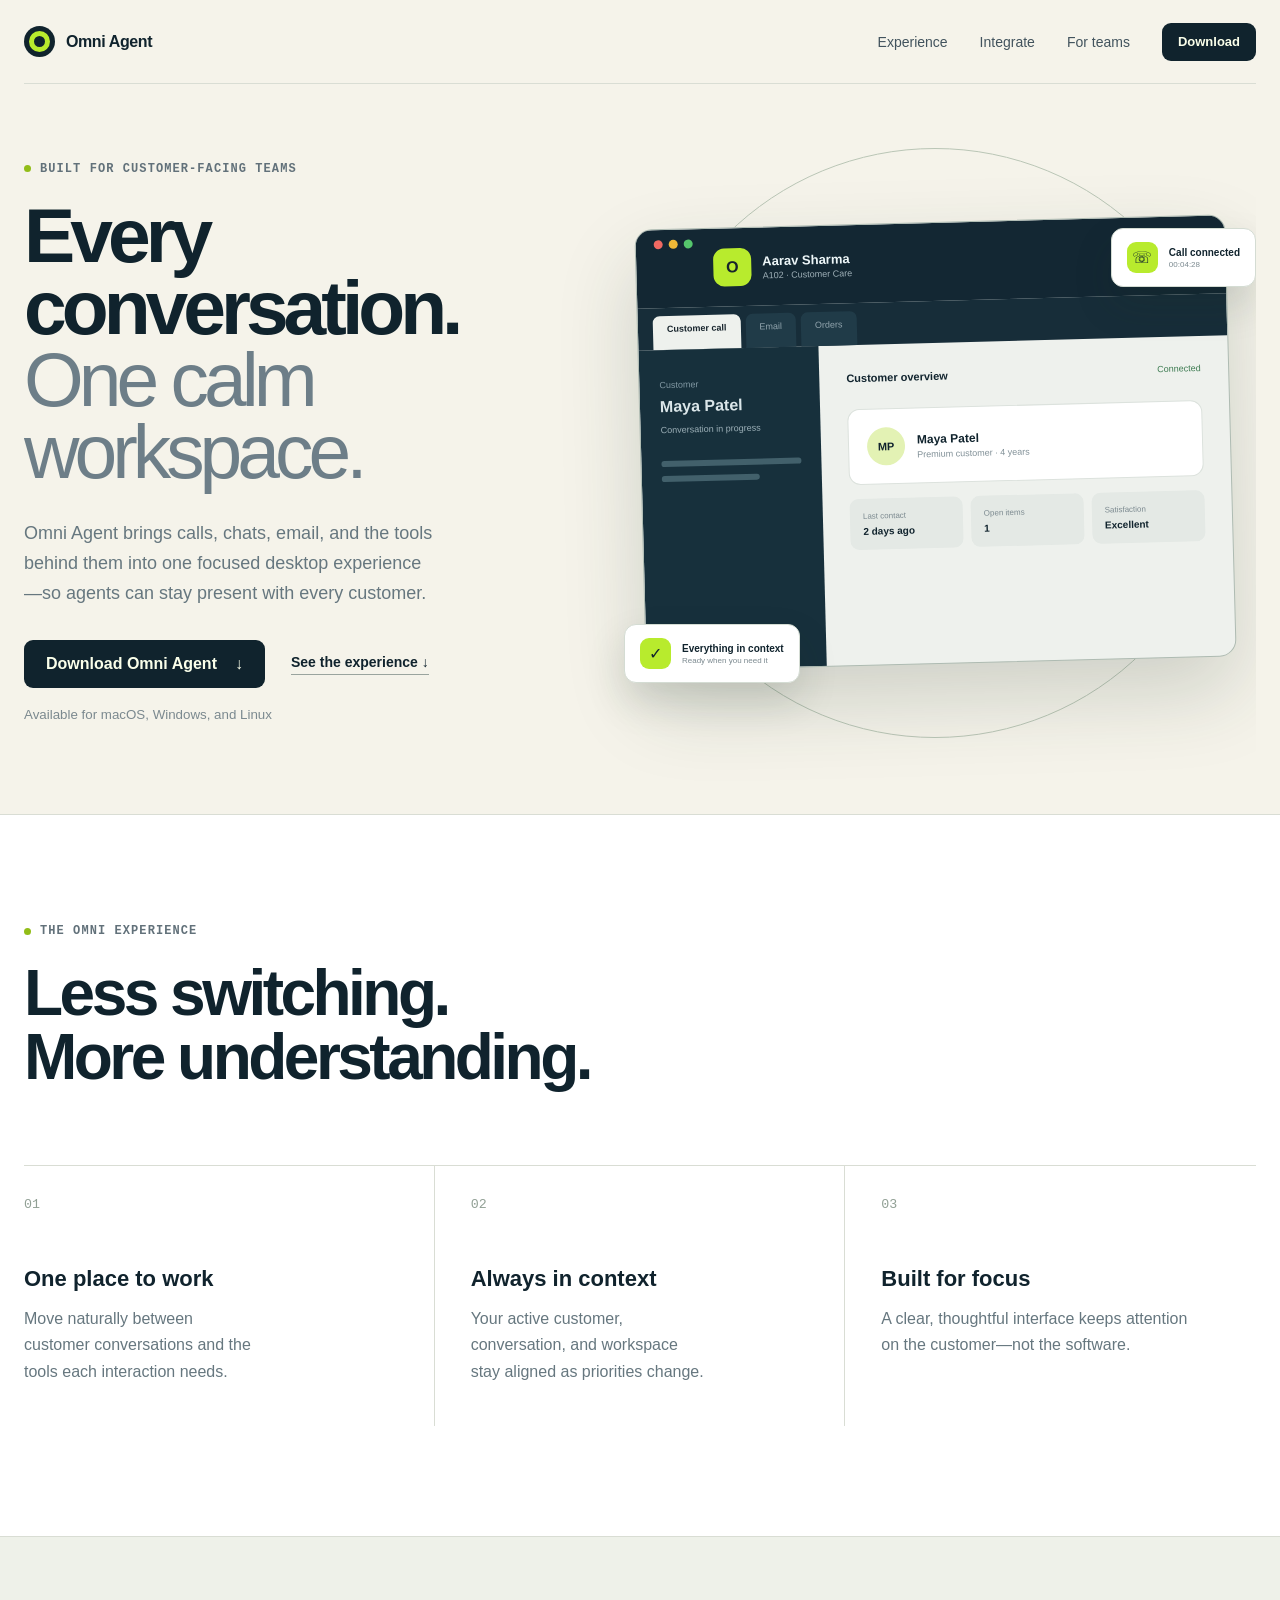
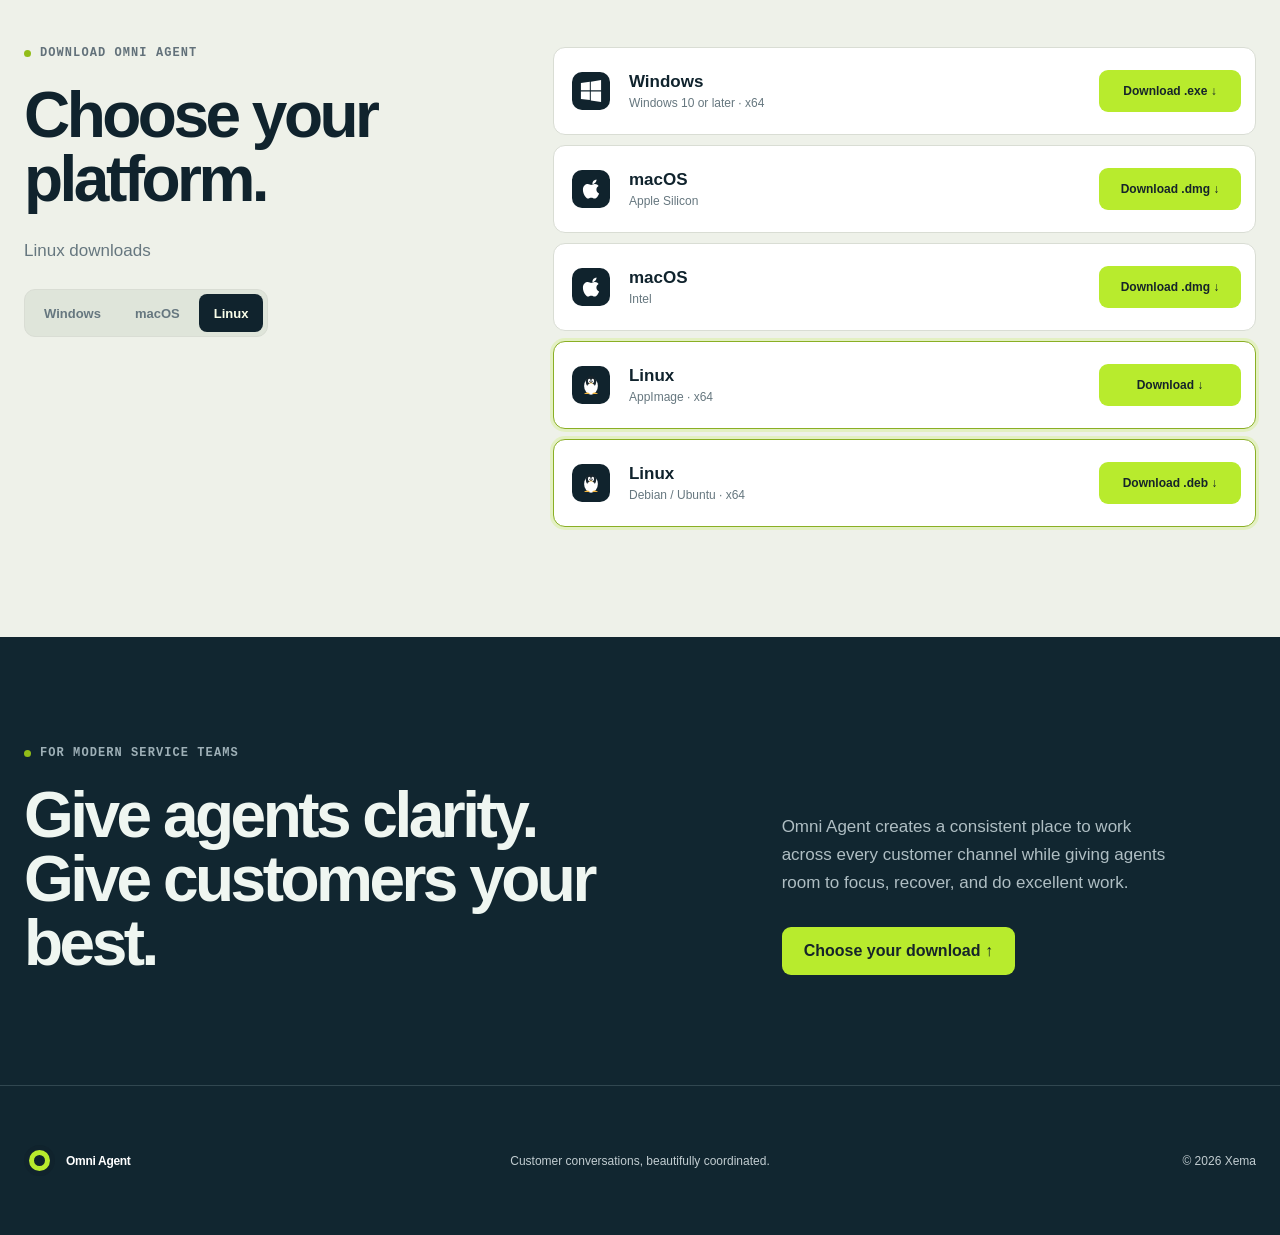
<file: index.html>
<!doctype html>
<html lang="en">
<head>
  <meta charset="utf-8">
  <meta name="viewport" content="width=device-width,initial-scale=1">
  <meta name="theme-color" content="#10232d">
  <meta name="description" content="Omni Agent brings every customer conversation into one calm workspace.">
  <link rel="canonical" href="https://agent.xema.in/">
  <link rel="stylesheet" href="styles.css">
  <link rel="stylesheet" href="downloads.css">
  <title>Omni Agent — Every conversation, one calm workspace</title>
</head>
<body>
  <nav class="nav" aria-label="Primary navigation">
    <a class="brand" href="#top" aria-label="Omni Agent home"><span class="mark"><i></i></span><strong>Omni Agent</strong></a>
    <div class="nav-links"><a href="#experience">Experience</a><a href="integrations.html">Integrate</a><a href="#teams">For teams</a><a class="button small" href="#downloads">Download</a></div>
  </nav>

  <main>
    <section class="hero" id="top">
      <div class="hero-copy">
        <p class="eyebrow"><i></i> Built for customer-facing teams</p>
        <h1>Every conversation.<br><em>One calm workspace.</em></h1>
        <p class="lead">Omni Agent brings calls, chats, email, and the tools behind them into one focused desktop experience—so agents can stay present with every customer.</p>
        <div class="actions"><a class="button" href="#downloads">Download Omni Agent <span>↓</span></a><a class="text-link" href="#experience">See the experience ↓</a></div>
        <small>Available for macOS, Windows, and Linux</small>
      </div>
      <div class="stage" aria-label="Omni Agent workspace preview">
        <div class="orbit one"></div><div class="orbit two"></div>
        <div class="app-window">
          <header><span class="lights"><i></i><i></i><i></i></span><span class="avatar">O</span><span class="person"><b>Aarav Sharma</b><small>A102 · Customer Care</small></span><span class="ready"><i></i> Ready</span></header>
          <div class="tabs"><b>Customer call</b><span>Email</span><span>Orders</span></div>
          <div class="workspace"><aside><small>Customer</small><h3>Maya Patel</h3><p>Conversation in progress</p><i></i><i></i></aside><article><div class="article-head"><b>Customer overview</b><span>Connected</span></div><div class="customer"><strong>MP</strong><p><b>Maya Patel</b><small>Premium customer · 4 years</small></p></div><div class="metrics"><p><small>Last contact</small><b>2 days ago</b></p><p><small>Open items</small><b>1</b></p><p><small>Satisfaction</small><b>Excellent</b></p></div></article></div>
        </div>
        <div class="float-card call"><span>☏</span><p><b>Call connected</b><small>00:04:28</small></p></div>
        <div class="float-card context"><span>✓</span><p><b>Everything in context</b><small>Ready when you need it</small></p></div>
      </div>
    </section>

    <section class="experience" id="experience">
      <p class="eyebrow"><i></i> The Omni experience</p><h2>Less switching.<br>More understanding.</h2>
      <div class="features"><article><small>01</small><h3>One place to work</h3><p>Move naturally between customer conversations and the tools each interaction needs.</p></article><article><small>02</small><h3>Always in context</h3><p>Your active customer, conversation, and workspace stay aligned as priorities change.</p></article><article><small>03</small><h3>Built for focus</h3><p>A clear, thoughtful interface keeps attention on the customer—not the software.</p></article></div>
    </section>

    <section class="downloads" id="downloads">
      <div><p class="eyebrow"><i></i> Download Omni Agent</p><h2>Choose your platform.</h2><p class="download-lead" id="detected-platform">Select the installer for your desktop.</p><div class="os-switcher" aria-label="Choose operating system"><button type="button" data-os="windows">Windows</button><button type="button" data-os="mac">macOS</button><button type="button" data-os="linux">Linux</button></div></div>
      <div class="download-grid">
        <article data-platform="windows"><span class="platform"><img src="platform-windows.svg" alt=""></span><div><h3>Windows</h3><p>Windows 10 or later · x64</p></div><a class="button lime" href="https://github.com/Inukollu/omni-agent-site/releases/latest/download/Omni-Agent-windows-x64-setup.exe">Download .exe ↓</a></article>
        <article data-platform="mac"><span class="platform"><img src="platform-apple.svg" alt=""></span><div><h3>macOS</h3><p>Apple Silicon</p></div><a class="button lime" href="https://github.com/Inukollu/omni-agent-site/releases/latest/download/Omni-Agent-macos-arm64.dmg">Download .dmg ↓</a></article>
        <article data-platform="mac"><span class="platform"><img src="platform-apple.svg" alt=""></span><div><h3>macOS</h3><p>Intel</p></div><a class="button lime" href="https://github.com/Inukollu/omni-agent-site/releases/latest/download/Omni-Agent-macos-x64.dmg">Download .dmg ↓</a></article>
        <article data-platform="linux"><span class="platform"><img src="platform-linux.svg" alt=""></span><div><h3>Linux</h3><p>AppImage · x64</p></div><a class="button lime" href="https://github.com/Inukollu/omni-agent-site/releases/latest/download/Omni-Agent-linux-x86_64.AppImage">Download ↓</a></article>
        <article data-platform="linux"><span class="platform"><img src="platform-linux.svg" alt=""></span><div><h3>Linux</h3><p>Debian / Ubuntu · x64</p></div><a class="button lime" href="https://github.com/Inukollu/omni-agent-site/releases/latest/download/Omni-Agent-linux-amd64.deb">Download .deb ↓</a></article>
      </div>
    </section>

    <section class="teams" id="teams"><div><p class="eyebrow"><i></i> For modern service teams</p><h2>Give agents clarity.<br>Give customers your best.</h2></div><div><p>Omni Agent creates a consistent place to work across every customer channel while giving agents room to focus, recover, and do excellent work.</p><a class="button lime" href="#downloads">Choose your download ↑</a></div></section>
  </main>

  <footer><a class="brand" href="#top"><span class="mark"><i></i></span><strong>Omni Agent</strong></a><p>Customer conversations, beautifully coordinated.</p><span>© 2026 Xema</span></footer>
  <script src="downloads.js"></script>
</body>
</html>
</file>
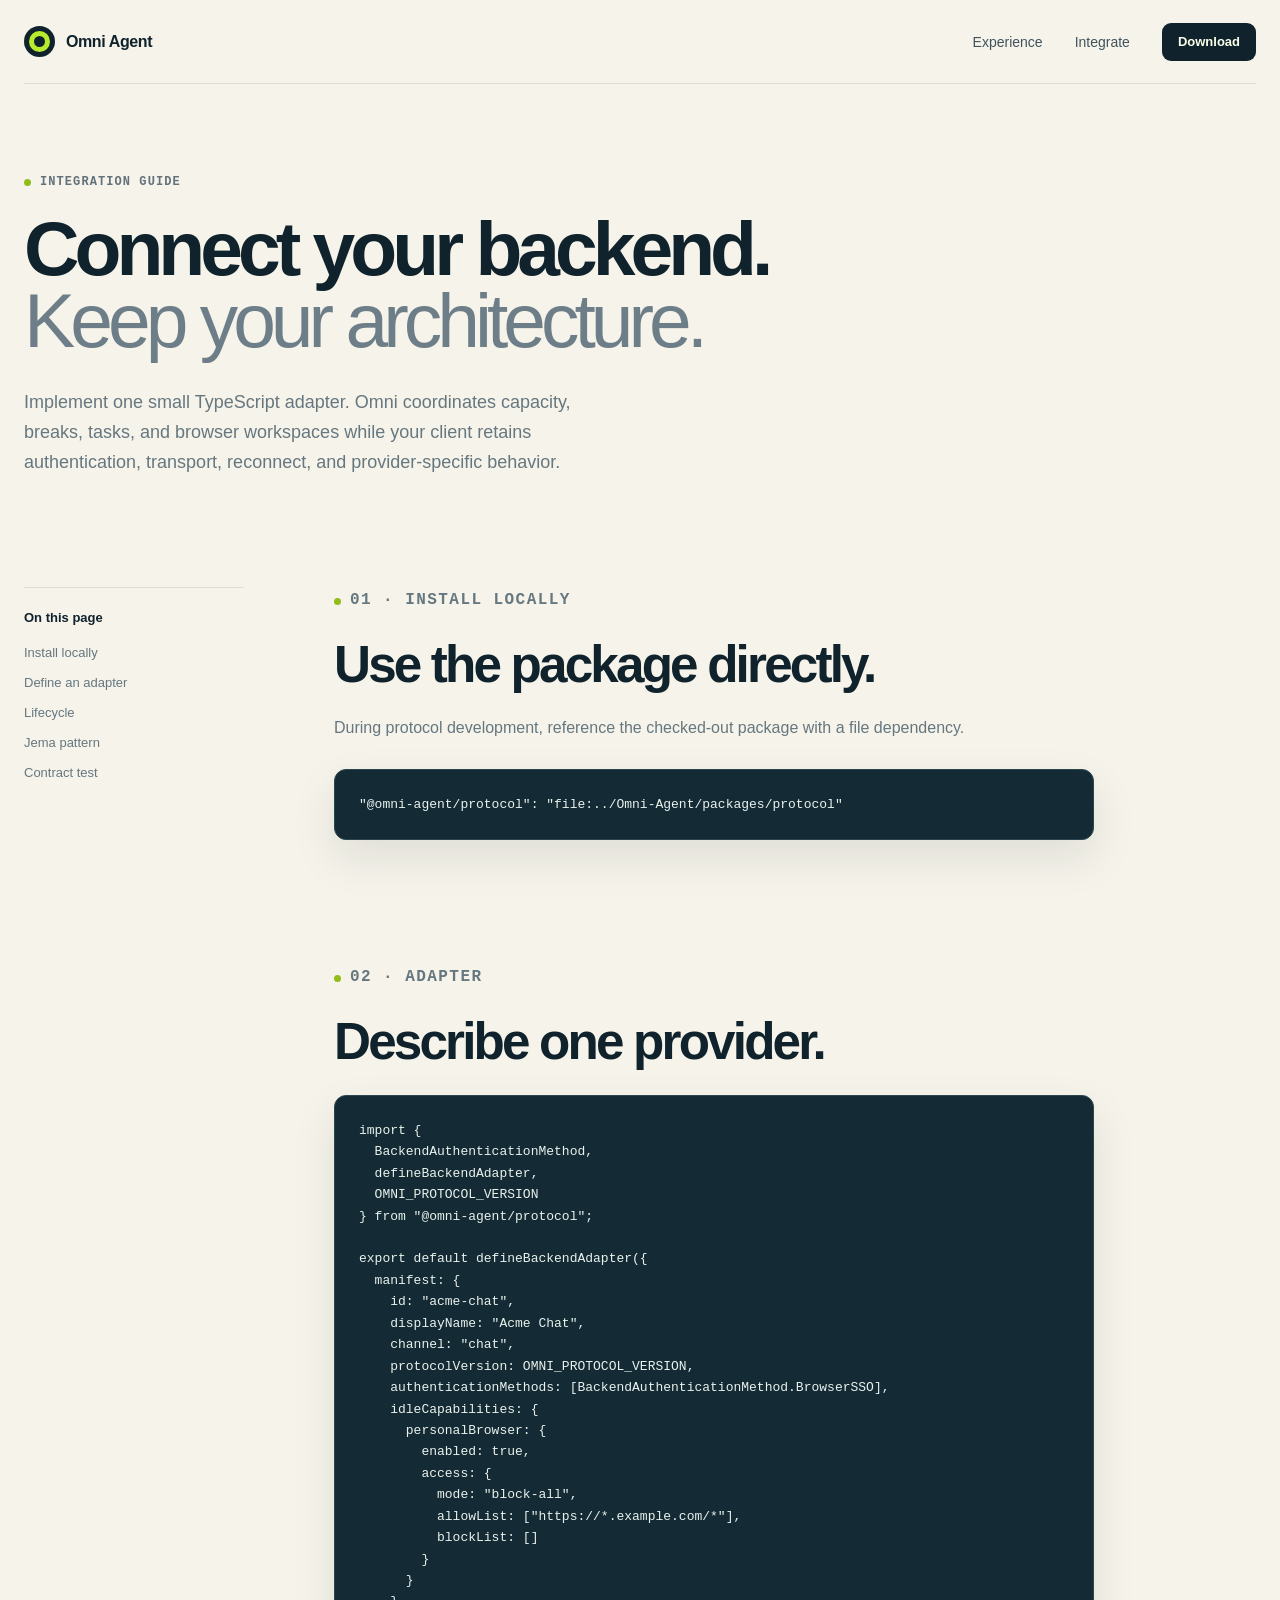
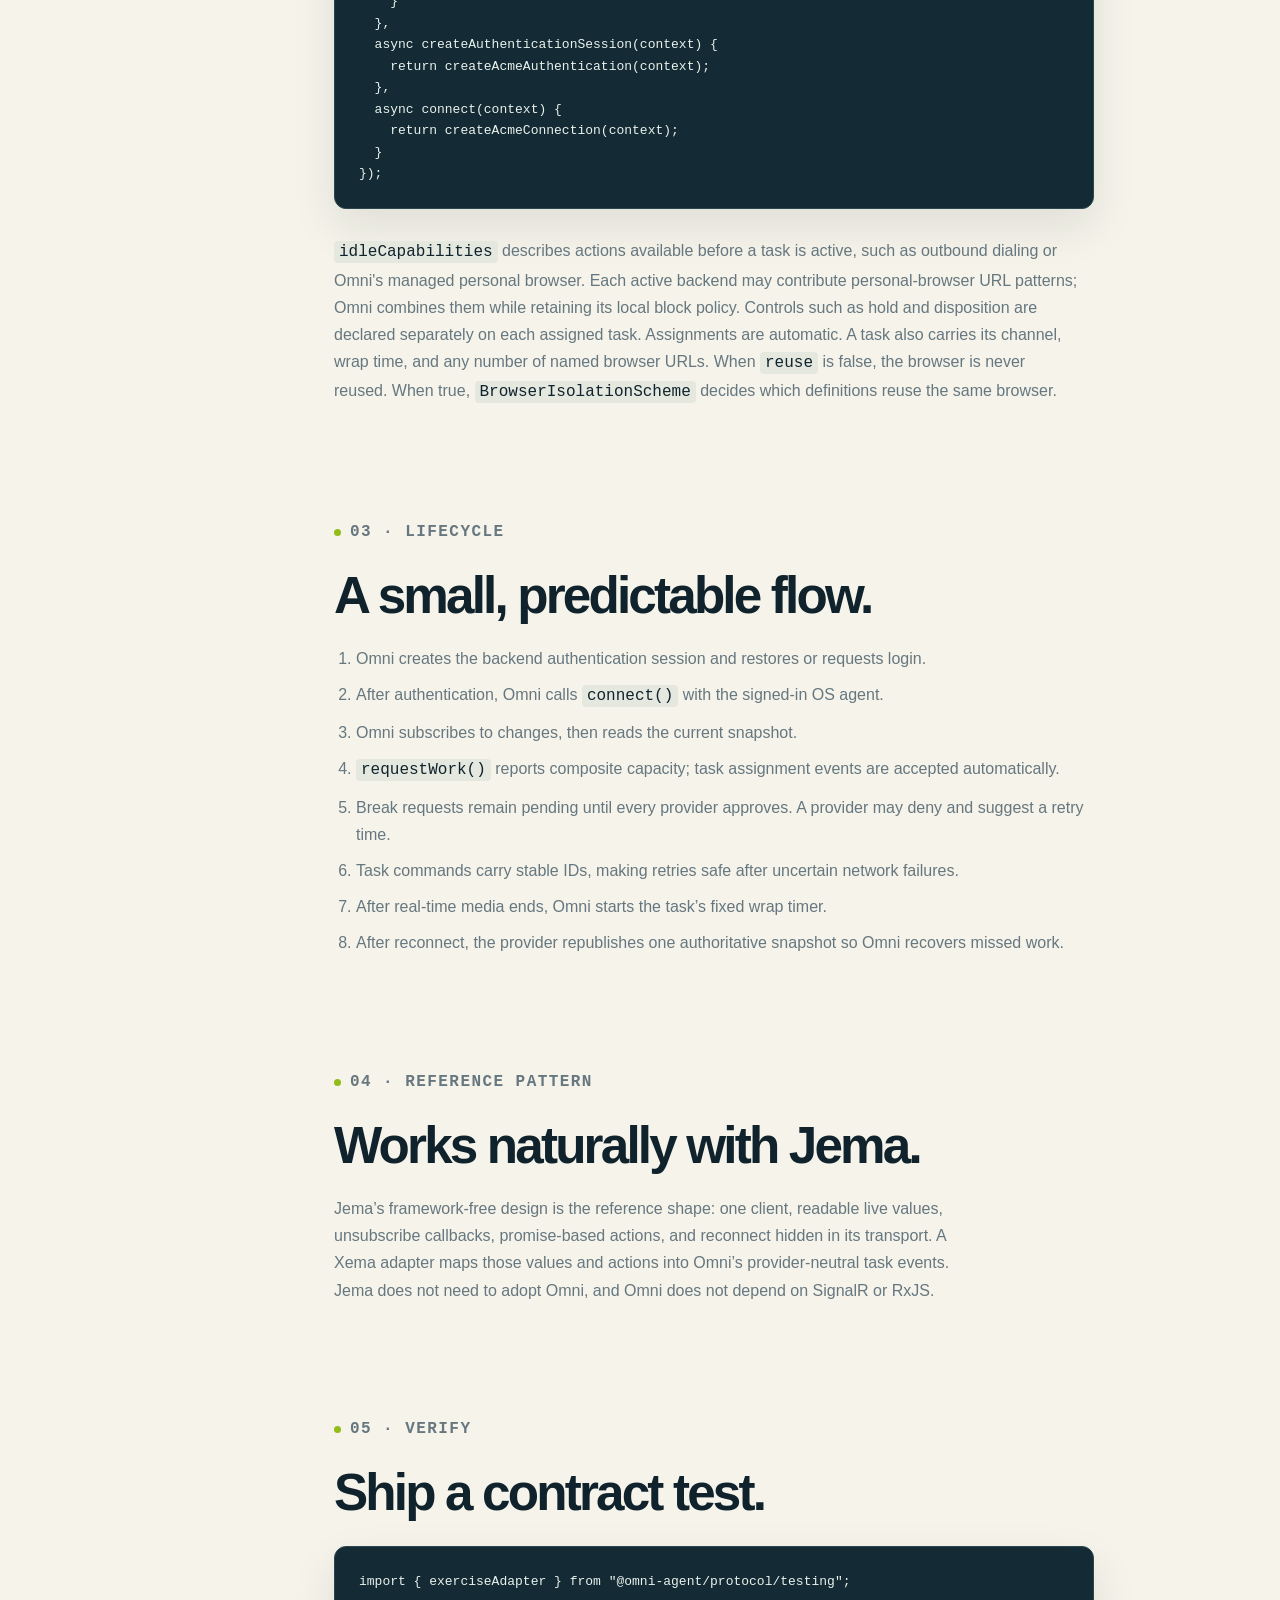
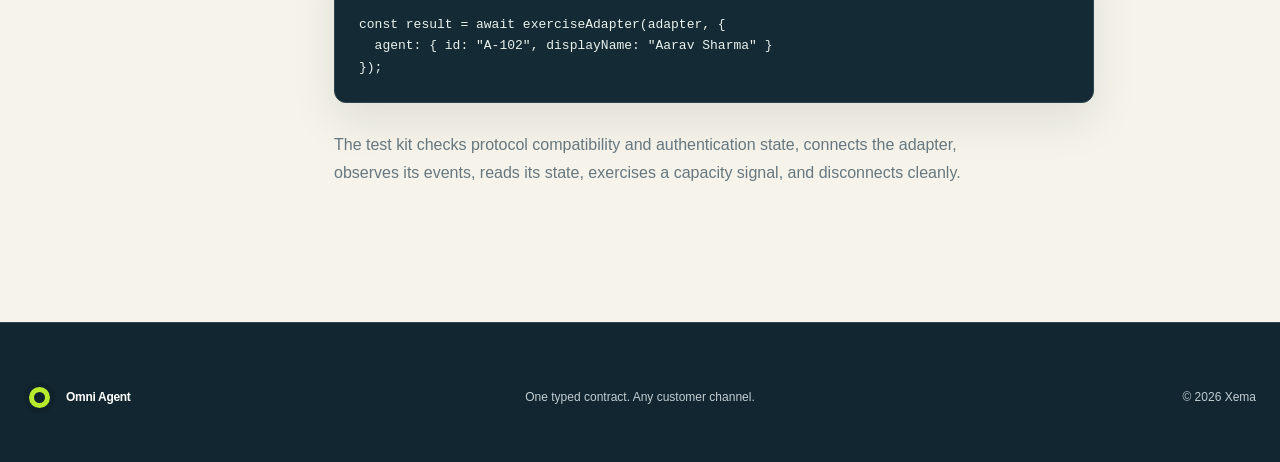
<file: integrations.html>
<!doctype html>
<html lang="en">
<head>
  <meta charset="utf-8"><meta name="viewport" content="width=device-width,initial-scale=1"><meta name="theme-color" content="#10232d">
  <meta name="description" content="Build an Omni-compatible backend integration with the typed Omni Agent protocol.">
  <link rel="canonical" href="https://agent.xema.in/integrations.html"><link rel="stylesheet" href="styles.css"><link rel="stylesheet" href="integrations.css"><title>Integrate with Omni Agent</title>
</head>
<body>
  <nav class="nav" aria-label="Primary navigation"><a class="brand" href="index.html" aria-label="Omni Agent home"><span class="mark"><i></i></span><strong>Omni Agent</strong></a><div class="nav-links"><a href="index.html#experience">Experience</a><a aria-current="page" href="integrations.html">Integrate</a><a class="button small" href="index.html#downloads">Download</a></div></nav>
  <main class="guide">
    <header class="guide-hero"><p class="eyebrow"><i></i> Integration guide</p><h1>Connect your backend.<br><em>Keep your architecture.</em></h1><p class="lead">Implement one small TypeScript adapter. Omni coordinates capacity, breaks, tasks, and browser workspaces while your client retains authentication, transport, reconnect, and provider-specific behavior.</p></header>
    <section class="guide-grid">
      <aside aria-label="On this page"><strong>On this page</strong><a href="#install">Install locally</a><a href="#adapter">Define an adapter</a><a href="#lifecycle">Lifecycle</a><a href="#jema">Jema pattern</a><a href="#test">Contract test</a></aside>
      <article>
        <section id="install"><p class="eyebrow"><i></i> 01 · Install locally</p><h2>Use the package directly.</h2><p>During protocol development, reference the checked-out package with a file dependency.</p><pre><code>"@omni-agent/protocol": "file:../Omni-Agent/packages/protocol"</code></pre></section>
        <section id="adapter"><p class="eyebrow"><i></i> 02 · Adapter</p><h2>Describe one provider.</h2><pre><code>import {
  BackendAuthenticationMethod,
  defineBackendAdapter,
  OMNI_PROTOCOL_VERSION
} from "@omni-agent/protocol";

export default defineBackendAdapter({
  manifest: {
    id: "acme-chat",
    displayName: "Acme Chat",
    channel: "chat",
    protocolVersion: OMNI_PROTOCOL_VERSION,
    authenticationMethods: [BackendAuthenticationMethod.BrowserSSO],
    idleCapabilities: {
      personalBrowser: {
        enabled: true,
        access: {
          mode: "block-all",
          allowList: ["https://*.example.com/*"],
          blockList: []
        }
      }
    }
  },
  async createAuthenticationSession(context) {
    return createAcmeAuthentication(context);
  },
  async connect(context) {
    return createAcmeConnection(context);
  }
});</code></pre><p><code>idleCapabilities</code> describes actions available before a task is active, such as outbound dialing or Omni's managed personal browser. Each active backend may contribute personal-browser URL patterns; Omni combines them while retaining its local block policy. Controls such as hold and disposition are declared separately on each assigned task. Assignments are automatic. A task also carries its channel, wrap time, and any number of named browser URLs. When <code>reuse</code> is false, the browser is never reused. When true, <code>BrowserIsolationScheme</code> decides which definitions reuse the same browser.</p></section>
        <section id="lifecycle"><p class="eyebrow"><i></i> 03 · Lifecycle</p><h2>A small, predictable flow.</h2><ol><li>Omni creates the backend authentication session and restores or requests login.</li><li>After authentication, Omni calls <code>connect()</code> with the signed-in OS agent.</li><li>Omni subscribes to changes, then reads the current snapshot.</li><li><code>requestWork()</code> reports composite capacity; task assignment events are accepted automatically.</li><li>Break requests remain pending until every provider approves. A provider may deny and suggest a retry time.</li><li>Task commands carry stable IDs, making retries safe after uncertain network failures.</li><li>After real-time media ends, Omni starts the task’s fixed wrap timer.</li><li>After reconnect, the provider republishes one authoritative snapshot so Omni recovers missed work.</li></ol></section>
        <section id="jema"><p class="eyebrow"><i></i> 04 · Reference pattern</p><h2>Works naturally with Jema.</h2><p>Jema’s framework-free design is the reference shape: one client, readable live values, unsubscribe callbacks, promise-based actions, and reconnect hidden in its transport. A Xema adapter maps those values and actions into Omni’s provider-neutral task events. Jema does not need to adopt Omni, and Omni does not depend on SignalR or RxJS.</p></section>
        <section id="test"><p class="eyebrow"><i></i> 05 · Verify</p><h2>Ship a contract test.</h2><pre><code>import { exerciseAdapter } from "@omni-agent/protocol/testing";

const result = await exerciseAdapter(adapter, {
  agent: { id: "A-102", displayName: "Aarav Sharma" }
});</code></pre><p>The test kit checks protocol compatibility and authentication state, connects the adapter, observes its events, reads its state, exercises a capacity signal, and disconnects cleanly.</p></section>
      </article>
    </section>
  </main>
  <footer><a class="brand" href="index.html"><span class="mark"><i></i></span><strong>Omni Agent</strong></a><p>One typed contract. Any customer channel.</p><span>© 2026 Xema</span></footer>
</body>
</html>
</file>
<file: styles.css>
:root{--ink:#10232d;--muted:#66777f;--lime:#b8eb2d;--cream:#f5f3ea;--line:#d9ddd4}*{box-sizing:border-box}html{scroll-behavior:smooth}body{margin:0;color:var(--ink);background:var(--cream);font-family:Inter,ui-sans-serif,-apple-system,BlinkMacSystemFont,"Segoe UI",sans-serif}a{color:inherit;text-decoration:none}.nav{width:min(1240px,calc(100% - 48px));height:84px;margin:auto;display:flex;align-items:center;justify-content:space-between;border-bottom:1px solid var(--line)}.brand{display:flex;align-items:center;gap:11px;letter-spacing:-.025em}.mark{width:31px;height:31px;display:grid;place-items:center;position:relative;border-radius:50%;background:var(--ink)}.mark:before{content:"";width:11px;height:11px;border:5px solid var(--lime);border-radius:50%}.mark i{width:5px;height:5px;position:absolute;border-radius:50%;background:var(--ink)}.nav-links{display:flex;align-items:center;gap:32px;color:#42535d;font-size:14px}.button{min-height:48px;padding:0 22px;display:inline-flex;align-items:center;justify-content:center;gap:18px;color:#faffea;background:var(--ink);border-radius:9px;font-weight:700;transition:.2s}.button:hover{transform:translateY(-2px);box-shadow:0 12px 30px #10202b25}.button.small{min-height:38px;padding:0 16px;font-size:13px}.hero{width:min(1240px,calc(100% - 48px));min-height:730px;margin:auto;padding:74px 0 86px;display:grid;grid-template-columns:.91fr 1.09fr;align-items:center;gap:54px;overflow:hidden}.eyebrow{margin:0 0 24px;display:flex;align-items:center;gap:9px;color:#62717a;font:650 12px/1 ui-monospace,SFMono-Regular,monospace;letter-spacing:.09em;text-transform:uppercase}.eyebrow i{width:7px;height:7px;border-radius:50%;background:#92bd18}h1,h2,h3,p{text-wrap:balance}h1{margin:0;font-size:clamp(54px,6vw,84px);line-height:.94;letter-spacing:-.065em}h1 em{color:#6d7e88;font-style:normal;font-weight:430}.lead{max-width:570px;margin:32px 0 0;color:var(--muted);font-size:18px;line-height:1.65}.actions{margin:32px 0 17px;display:flex;align-items:center;gap:26px}.text-link{padding-bottom:4px;border-bottom:1px solid #9aa49e;font-size:14px;font-weight:650}.hero-copy>small{color:#7b898f}.stage{min-height:560px;position:relative;display:grid;place-items:center}.orbit{position:absolute;border:1px solid #bac6b6;border-radius:50%}.orbit.one{width:590px;height:590px}.orbit.two{width:430px;height:430px;border-style:dashed;animation:spin 40s linear infinite}@keyframes spin{to{transform:rotate(360deg)}}.app-window{width:min(650px,92%);position:relative;z-index:2;overflow:hidden;background:#eef1ed;border:1px solid #aebbb2;border-radius:17px;box-shadow:0 35px 80px #20382c2e;transform:rotate(-1.5deg)}.app-window header{height:78px;padding:10px 18px;display:flex;align-items:center;gap:11px;color:#edf6f8;background:#132733}.lights{display:flex;gap:6px;align-self:flex-start;margin-right:9px}.lights i{width:9px;height:9px;border-radius:50%;background:#f06962}.lights i:nth-child(2){background:#eeb837}.lights i:nth-child(3){background:#55c66c}.avatar{width:38px;height:38px;display:grid;place-items:center;color:#17242c;background:var(--lime);border-radius:11px;font-weight:800}.person{display:grid;gap:2px}.person b{font-size:13px}.person small{color:#9fb0b8;font-size:9px}.ready{margin-left:auto;padding:7px 10px;border:1px solid #38505d;border-radius:7px;font-size:10px}.ready i{width:7px;height:7px;display:inline-block;margin-right:5px;border-radius:50%;background:#77da89}.tabs{height:42px;padding:8px 15px 0;display:flex;gap:5px;background:#172d39}.tabs>*{padding:8px 14px;color:#93a6af;background:#203b48;border-radius:7px 7px 0 0;font-size:9px}.tabs b{color:#17242c;background:#eef1ed}.workspace{min-height:320px;display:grid;grid-template-columns:180px 1fr}.workspace aside{padding:24px 20px;color:#dbe6e9;background:#17303c}.workspace aside small{color:#8198a3;font-size:9px}.workspace aside h3{margin:6px 0;font-size:16px}.workspace aside p{color:#9db0b8;font-size:9px}.workspace aside i{height:6px;margin-top:26px;display:block;background:#42606b;border-radius:3px}.workspace aside i+i{width:70%;margin-top:9px}.workspace article{padding:27px}.article-head{display:flex;justify-content:space-between;font-size:11px}.article-head span{color:#3e7c52;font-size:9px}.customer{margin-top:25px;padding:18px;display:flex;align-items:center;gap:12px;background:white;border:1px solid #dce2dd;border-radius:12px}.customer>strong{width:38px;height:38px;display:grid;place-items:center;background:#e3f2b4;border-radius:50%;font-size:11px}.customer p{margin:0;display:grid;gap:3px;font-size:12px}.customer small{color:#819097;font-size:9px}.metrics{margin-top:14px;display:grid;grid-template-columns:repeat(3,1fr);gap:8px}.metrics p{margin:0;padding:13px;display:grid;gap:5px;background:#e4e9e5;border-radius:9px}.metrics small{color:#7c8a90;font-size:8px}.metrics b{font-size:10px}.float-card{position:absolute;z-index:4;padding:13px 15px;display:flex;align-items:center;gap:11px;background:white;border:1px solid #d4dcd3;border-radius:12px;box-shadow:0 18px 38px #19302425}.float-card>span{width:31px;height:31px;display:grid;place-items:center;background:var(--lime);border-radius:9px}.float-card p{margin:0;display:grid;gap:2px;font-size:10px}.float-card small{color:#7b898f;font-size:8px}.float-card.call{top:65px;right:0}.float-card.context{bottom:40px;left:10px}.experience{padding:110px max(24px,calc((100vw - 1240px)/2));background:white;border-top:1px solid var(--line)}h2{margin:0;font-size:clamp(44px,5vw,70px);line-height:1;letter-spacing:-.055em}.features{margin-top:76px;display:grid;grid-template-columns:repeat(3,1fr);border-top:1px solid var(--line)}.features article{min-height:260px;padding:28px 36px 20px 0;border-right:1px solid var(--line)}.features article+article{padding-left:36px}.features article:last-child{border:0}.features small{color:#91a095;font-family:ui-monospace,monospace}.features h3{margin:54px 0 14px;font-size:22px}.features p{max-width:310px;margin:0;color:var(--muted);line-height:1.65}.teams{padding:110px max(24px,calc((100vw - 1240px)/2));display:grid;grid-template-columns:1fr .7fr;align-items:end;gap:80px;color:#eff6f1;background:#112630}.teams .eyebrow{color:#9eb0b7}.teams>div>p:not(.eyebrow){margin:0 0 30px;color:#afbec3;font-size:17px;line-height:1.65}.button.lime{color:#16242a;background:var(--lime)}footer{min-height:150px;padding:0 max(24px,calc((100vw - 1240px)/2));display:grid;grid-template-columns:1fr auto 1fr;align-items:center;gap:30px;color:#c2cdd1;background:#112630;border-top:1px solid #314750;font-size:12px}footer .brand{color:white}footer p{text-align:center}footer>span{text-align:right}@media(max-width:900px){.nav-links>a:not(.button){display:none}.hero{grid-template-columns:1fr}.stage{min-height:520px}.teams{grid-template-columns:1fr}.features{grid-template-columns:1fr}.features article,.features article+article{min-height:auto;padding:30px 0;border-right:0;border-bottom:1px solid var(--line)}.features h3{margin-top:20px}}@media(max-width:600px){.nav,.hero{width:calc(100% - 28px)}.hero{padding-top:44px}.actions{align-items:flex-start;flex-direction:column}.stage{min-height:410px}.app-window{width:120%;transform:scale(.78) rotate(-1.5deg)}.orbit.one{width:430px;height:430px}.orbit.two{width:320px;height:320px}.float-card{display:none}.workspace{grid-template-columns:130px 1fr}.metrics{grid-template-columns:1fr}.metrics p:nth-child(n+2){display:none}.teams{gap:36px}footer{padding:40px 24px;grid-template-columns:1fr}footer p,footer>span{text-align:left}}@media(prefers-reduced-motion:reduce){html{scroll-behavior:auto}.orbit.two{animation:none}.button{transition:none}}
</file>
<file: downloads.css>
.downloads {
  padding: 110px max(24px, calc((100vw - 1240px) / 2));
  display: grid;
  grid-template-columns: 0.65fr 1fr;
  gap: 72px;
  background: #eef1e9;
  border-top: 1px solid var(--line);
}

.download-page { min-height: calc(100vh - 234px); align-items: start; }

.download-lead {
  max-width: 440px;
  margin: 26px 0 0;
  color: var(--muted);
  font-size: 17px;
  line-height: 1.65;
}

.os-switcher {
  margin-top: 24px;
  padding: 4px;
  display: inline-flex;
  gap: 4px;
  background: #dfe5da;
  border: 1px solid var(--line);
  border-radius: 11px;
}

.os-switcher button {
  min-height: 38px;
  padding: 0 15px;
  color: var(--muted);
  background: transparent;
  border: 0;
  border-radius: 8px;
  font: inherit;
  font-size: 13px;
  font-weight: 700;
  cursor: pointer;
}

.os-switcher button:hover { color: var(--ink); }
.os-switcher button.active { color: #faffea; background: var(--ink); }

.download-grid { display: grid; gap: 10px; }

.download-grid article {
  min-height: 88px;
  padding: 14px 14px 14px 18px;
  display: grid;
  grid-template-columns: 42px 1fr auto;
  align-items: center;
  gap: 15px;
  background: #fff;
  border: 1px solid var(--line);
  border-radius: 12px;
  transition: 0.2s;
}

.download-grid article.recommended {
  border-color: #8aaf24;
  box-shadow: 0 0 0 3px #b8eb2d35;
}

.download-grid article:hover {
  transform: translateY(-2px);
  box-shadow: 0 12px 28px #10202b12;
}

.platform {
  width: 38px;
  height: 38px;
  display: grid;
  place-items: center;
  color: #edf7d4;
  background: var(--ink);
  border-radius: 10px;
  font-weight: 800;
}

.platform img { width: 22px; height: 22px; display: block; }

.download-grid h2, .download-grid h3 { margin: 0 0 4px; font-size: 17px; letter-spacing: normal; }
.download-grid p { margin: 0; color: var(--muted); font-size: 12px; }
.download-grid .button { min-height: 42px; min-width: 142px; padding: 0 15px; font-size: 12px; }

@media (max-width: 900px) {
  .downloads { grid-template-columns: 1fr; }
}

@media (max-width: 600px) {
  .download-grid article { grid-template-columns: 42px 1fr; }
  .download-grid .button { grid-column: 1 / -1; }
}
</file>
<file: integrations.css>
.guide { width: min(1240px, calc(100% - 48px)); margin: auto; }
.guide-hero { max-width: 940px; padding: 92px 0 110px; }
.guide-hero h1 { font-size: clamp(50px, 6vw, 78px); }
.guide-grid { display: grid; grid-template-columns: 220px minmax(0, 760px); gap: 90px; align-items: start; padding-bottom: 120px; }
.guide-grid aside { position: sticky; top: 24px; display: grid; gap: 15px; padding: 22px 0; border-top: 1px solid var(--line); font-size: 13px; }
.guide-grid aside strong { margin-bottom: 5px; }
.guide-grid aside a, .guide-grid article p, .guide-grid article li { color: var(--muted); }
.guide-grid article { display: grid; gap: 96px; }
.guide-grid article section { scroll-margin-top: 30px; }
.guide-grid article h2 { margin-bottom: 24px; font-size: clamp(36px, 4vw, 54px); }
.guide-grid article p, .guide-grid article li { font-size: 16px; line-height: 1.7; }
.guide-grid ol { padding-left: 22px; }
.guide-grid li + li { margin-top: 9px; }
.guide-grid code { font-family: ui-monospace, SFMono-Regular, Menlo, monospace; }
.guide-grid p code, .guide-grid li code { padding: 2px 5px; color: var(--ink); background: #e4e8df; border-radius: 4px; }
.guide-grid pre { overflow: auto; margin: 28px 0; padding: 24px; color: #e9f2ed; background: #142a34; border: 1px solid #2c4650; border-radius: 12px; line-height: 1.65; box-shadow: 0 18px 45px #10232d18; }
.guide-grid pre code { font-size: 13px; }
@media (max-width: 800px) {
  .guide { width: calc(100% - 28px); }
  .guide-hero { padding: 64px 0 78px; }
  .guide-grid { grid-template-columns: 1fr; gap: 40px; }
  .guide-grid aside { position: static; grid-template-columns: repeat(2, minmax(0, 1fr)); }
  .guide-grid aside strong { grid-column: 1 / -1; }
}
</file>
